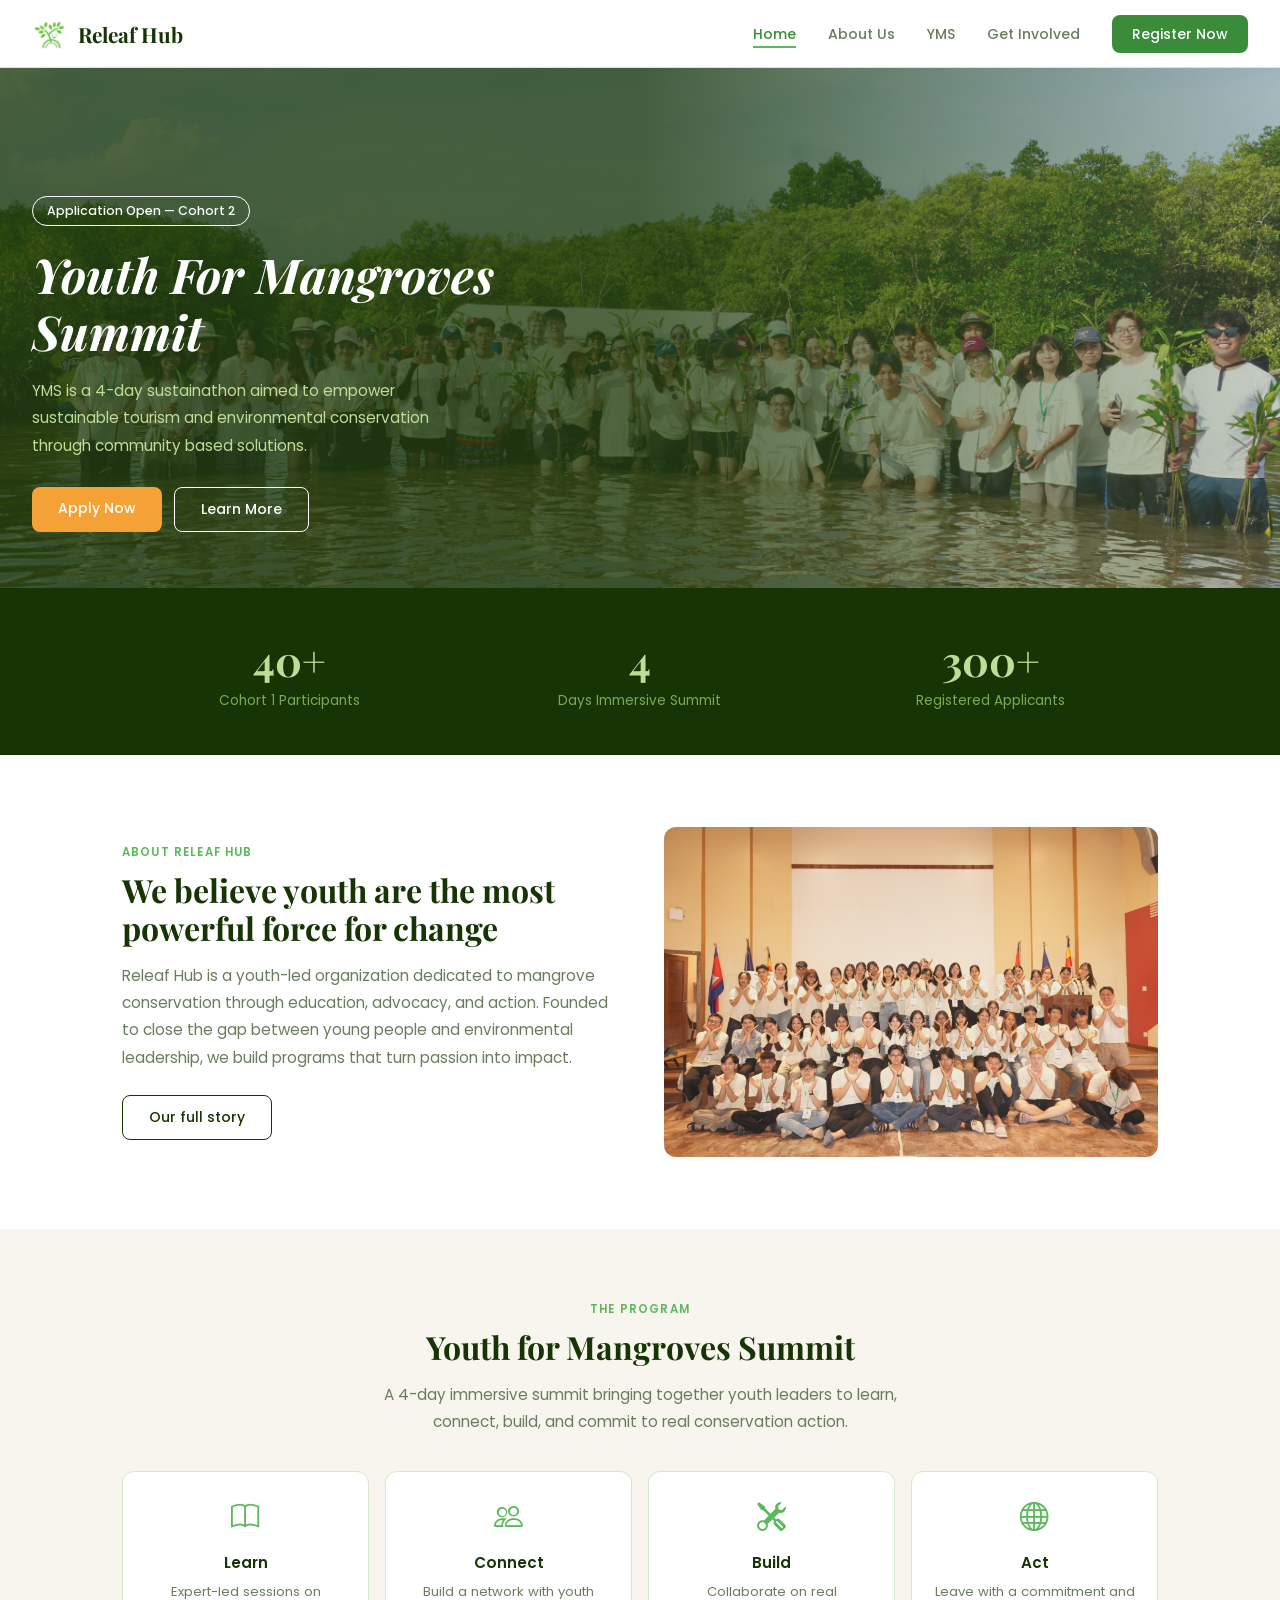
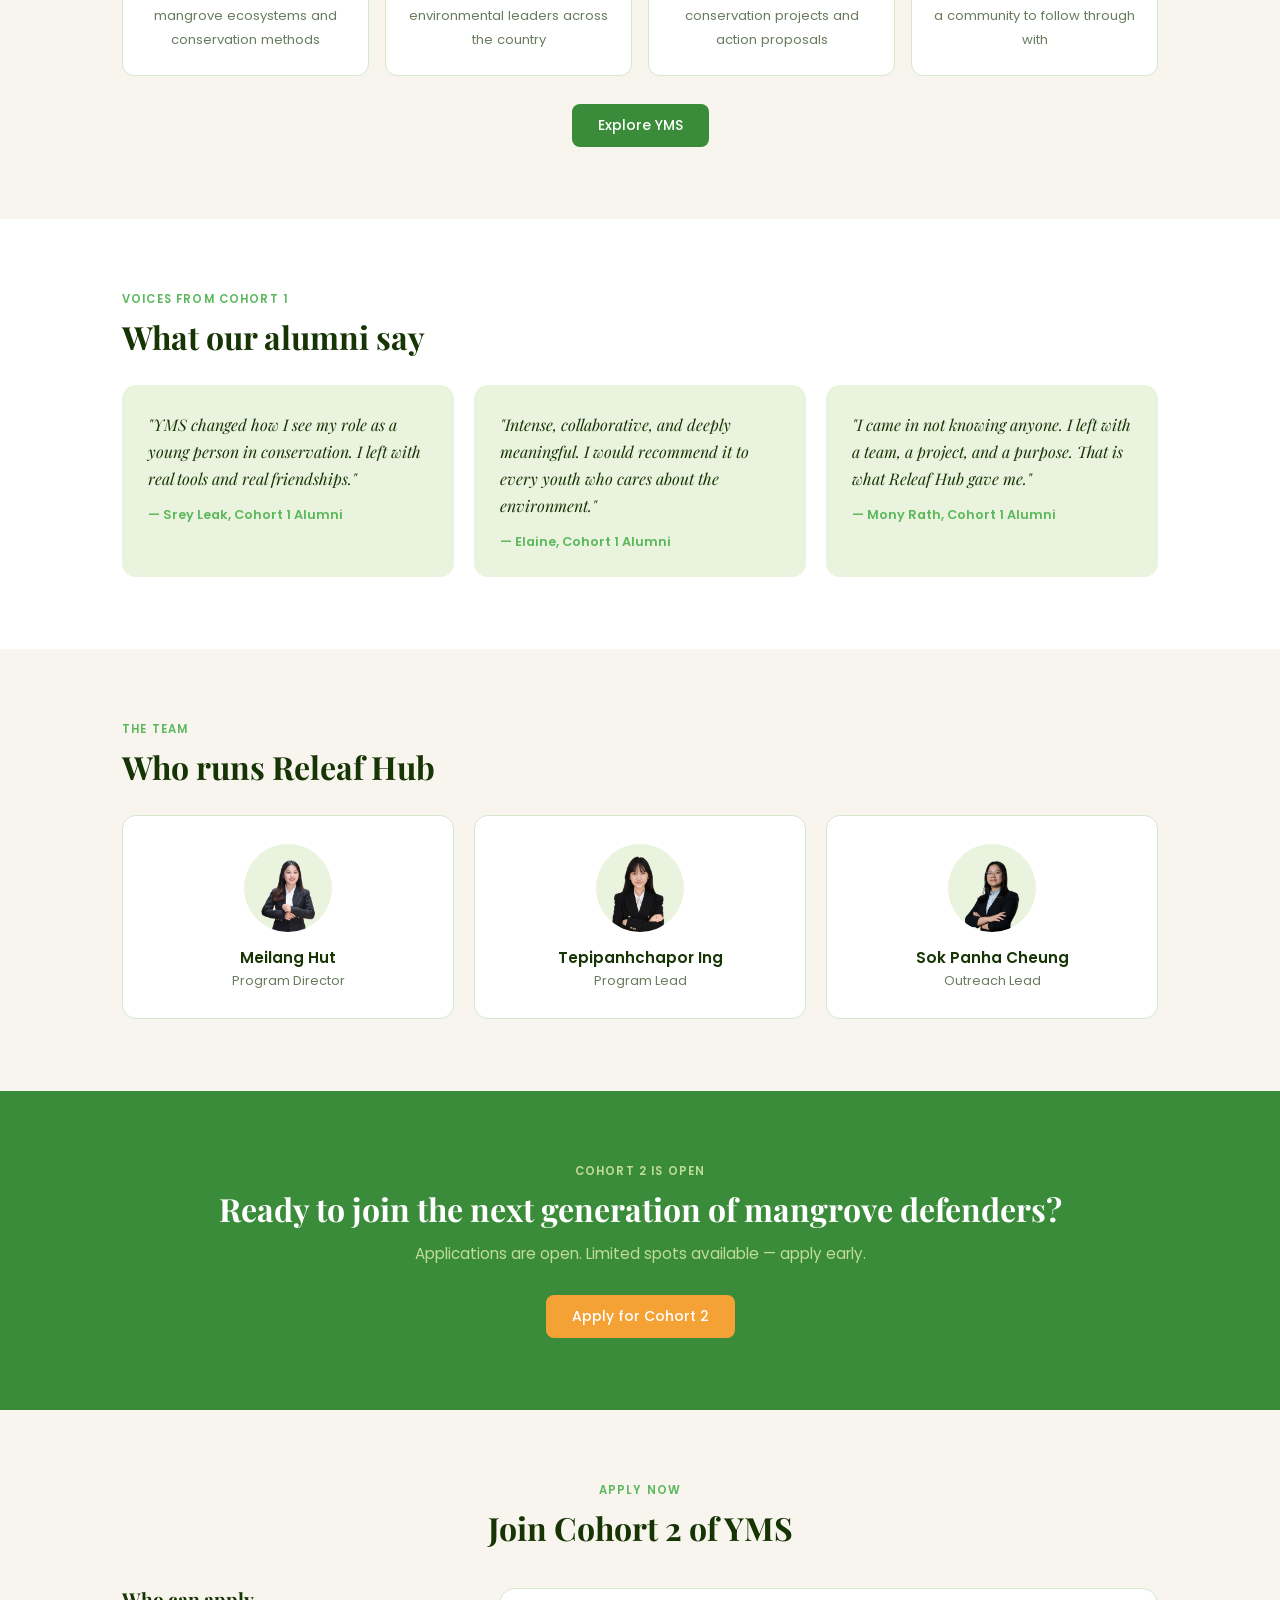
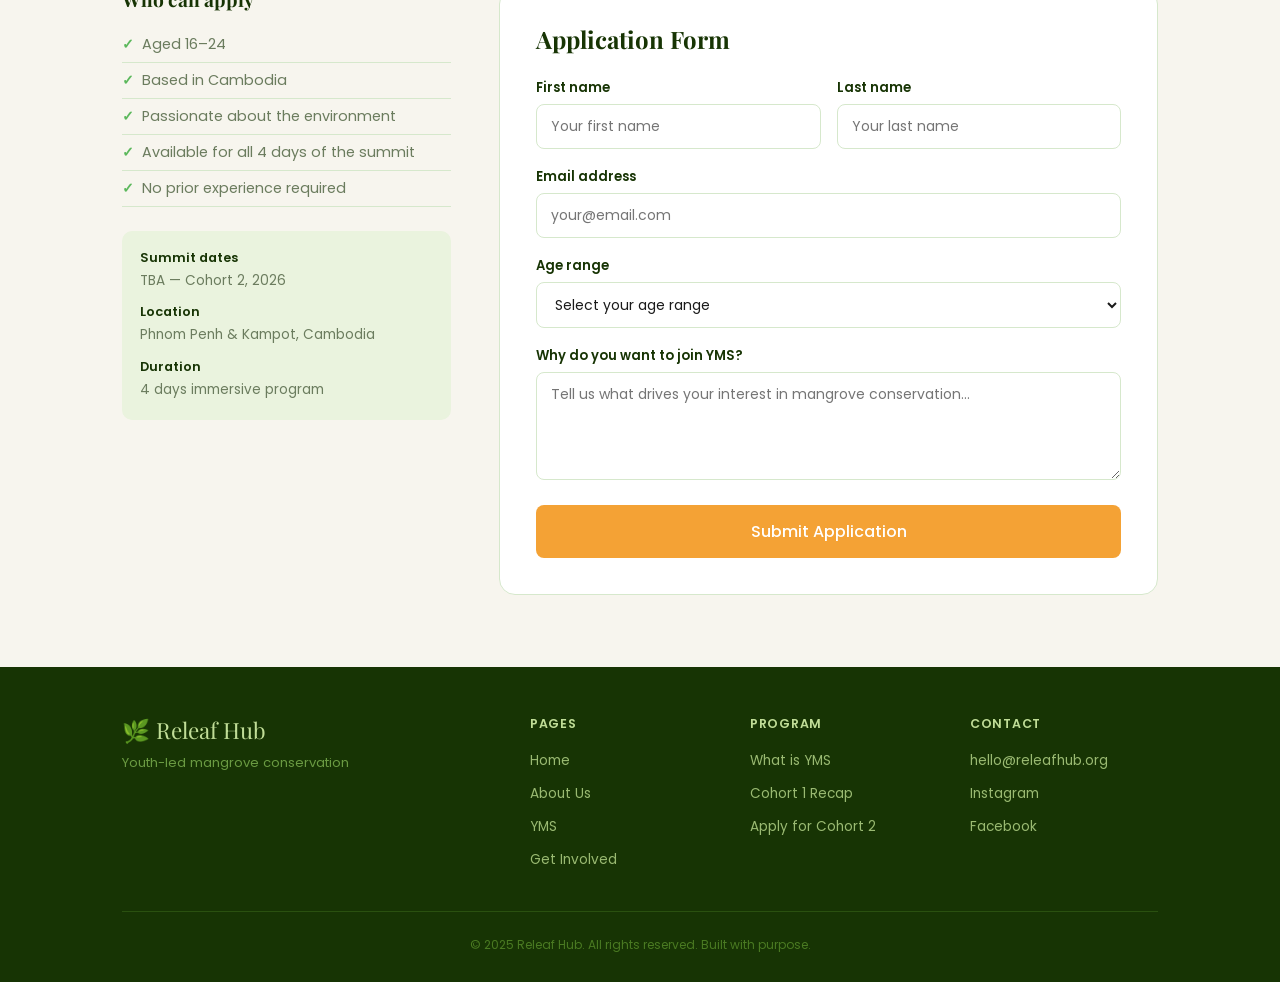
<file: index.html>
<!DOCTYPE html>
<html lang="en">
<head>
  <meta charset="UTF-8"/>
  <meta name="viewport" content="width=device-width, initial-scale=1.0"/>
  <title>Releaf Hub — Home</title>
  <meta name="description" content="Releaf Hub is a youth-led organization dedicated to mangrove conservation through the Youth for Mangroves Summit."/>
  <link href="https://fonts.googleapis.com/css2?family=Playfair+Display:ital,wght@0,400;0,700;1,400;1,700&family=Poppins:wght@300;400;500;600&display=swap" rel="stylesheet"/>
  <link rel="stylesheet" href="https://cdn.jsdelivr.net/npm/bootstrap-icons@1.11.0/font/bootstrap-icons.css"/>
  <link rel="stylesheet" href="style.css"/>
  <link rel="icon" type="image/x-icon" href="favicon.ico"/>
  
</head>
<body>

<!-- NAVBAR -->
<nav class="navbar">
  <a href="index.html" class="nav-logo">
    <img src="images/releafhubweblogo.png" alt="Releaf Hub logo"/>
    Releaf Hub
  </a>
  <ul class="nav-links">
    <li><a href="index.html" class="active">Home</a></li>
    <li><a href="about.html">About Us</a></li>
    <li><a href="yms.html">YMS</a></li>
    <li><a href="getinvolved.html">Get Involved</a></li>
    <li><a href="index.html#register" class="nav-cta">Register Now</a></li>
  </ul>
  <div class="nav-toggle" aria-label="Open menu">
    <span></span><span></span><span></span>
  </div>
</nav>

<!-- HERO -->
<section class="hero">
  <div class="hero-bg">
    <img src="images/SOC Individual Website.png" alt="YMS Cohort 1 group photo" loading="lazy"/>
  </div>
  <div class="hero-overlay"></div>
  <div class="hero-content">
    <div class="hero-badge">Application Open — Cohort 2</div>
    <h1>Youth For Mangroves Summit</h1>
    <p>YMS is a 4-day sustainathon aimed to empower sustainable tourism and environmental conservation through community based solutions.</p>
    <div class="hero-btns">
      <a href="#register" class="btn btn-amber">Apply Now</a>
      <a href="yms.html" class="btn btn-outline-white">Learn More</a>
    </div>
  </div>
</section>

<!-- STATS -->
<div class="stats-band">
  <div class="container">
    <div class="stats-grid">
      <div><div class="stat-num">40+</div><div class="stat-label">Cohort 1 Participants</div></div>
      <div><div class="stat-num">4</div><div class="stat-label">Days Immersive Summit</div></div>
      <div><div class="stat-num">300+</div><div class="stat-label">Registered Applicants</div></div>
    </div>
  </div>
</div>

<!-- ABOUT SNAPSHOT -->
<section class="section bg-white">
  <div class="container">
    <div class="two-col">
      <div>
        <span class="section-label">About Releaf Hub</span>
        <h2 class="section-title">We believe youth are the most powerful force for change</h2>
        <p class="section-body" style="margin-bottom:24px">Releaf Hub is a youth-led organization dedicated to mangrove conservation through education, advocacy, and action. Founded to close the gap between young people and environmental leadership, we build programs that turn passion into impact.</p>
        <a href="about.html" class="btn btn-outline">Our full story</a>
      </div>
      <div>
        <img src="images/organization-photo-releaf.JPG" alt="Releaf Hub team" loading="lazy"/>
      </div>
    </div>
  </div>
</section>

<!-- YMS SNAPSHOT -->
<section class="section bg-cream">
  <div class="container">
    <div class="text-center" style="max-width:560px;margin:0 auto 36px">
      <span class="section-label">The program</span>
      <h2 class="section-title">Youth for Mangroves Summit</h2>
      <p>A 4-day immersive summit bringing together youth leaders to learn, connect, build, and commit to real conservation action.</p>
    </div>
    <div class="four-col">
      <div class="feature-card"><i class="bi bi-book"></i><h4>Learn</h4><p>Expert-led sessions on mangrove ecosystems and conservation methods</p></div>
      <div class="feature-card"><i class="bi bi-people"></i><h4>Connect</h4><p>Build a network with youth environmental leaders across the country</p></div>
      <div class="feature-card"><i class="bi bi-tools"></i><h4>Build</h4><p>Collaborate on real conservation projects and action proposals</p></div>
      <div class="feature-card"><i class="bi bi-globe"></i><h4>Act</h4><p>Leave with a commitment and a community to follow through with</p></div>
    </div>
    <div class="text-center" style="margin-top:28px">
      <a href="yms.html" class="btn btn-green">Explore YMS</a>
    </div>
  </div>
</section>

<!-- TESTIMONIALS -->
<section class="section bg-white">
  <div class="container">
    <span class="section-label">Voices from Cohort 1</span>
    <h2 class="section-title">What our alumni say</h2>
    <div class="three-col" style="margin-top:28px">
      <div class="testi-card">
        <p class="testi-quote">"YMS changed how I see my role as a young person in conservation. I left with real tools and real friendships."</p>
        <div class="testi-author">— Srey Leak, Cohort 1 Alumni</div>
      </div>
      <div class="testi-card">
        <p class="testi-quote">"Intense, collaborative, and deeply meaningful. I would recommend it to every youth who cares about the environment."</p>
        <div class="testi-author">— Elaine, Cohort 1 Alumni</div>
      </div>
      <div class="testi-card">
        <p class="testi-quote">"I came in not knowing anyone. I left with a team, a project, and a purpose. That is what Releaf Hub gave me."</p>
        <div class="testi-author">— Mony Rath, Cohort 1 Alumni</div>
      </div>
    </div>
  </div>
</section>

<!-- CORE TEAM -->
<section class="section bg-cream">
  <div class="container">
    <span class="section-label">The team</span>
    <h2 class="section-title">Who runs Releaf Hub</h2>
    <div class="three-col" style="margin-top:28px">
      <div class="team-card">
        <img src="images/teamphoto-meilang.png" alt="Meilang Hut" class="team-photo"/>
        <div class="team-name">Meilang Hut</div>
        <div class="team-role">Program Director</div>
      </div>
      <div class="team-card">
        <img src="images/teamphoto-tepi.png" alt="Tepipanhchapor Ing" class="team-photo"/>
        <div class="team-name">Tepipanhchapor Ing</div>
        <div class="team-role">Program Lead</div>
      </div>
      <div class="team-card">
        <img src="images/teamphoto-panha.png" alt="Sok Panha Cheung" class="team-photo"/>
        <div class="team-name">Sok Panha Cheung</div>
        <div class="team-role">Outreach Lead</div>
      </div>
    </div>
  </div>
</section>

<!-- CTA BAND -->
<div class="cta-band">
  <div class="container">
    <span class="section-label" style="color:var(--green-light)">Cohort 2 is open</span>
    <h2>Ready to join the next generation of mangrove defenders?</h2>
    <p>Applications are open. Limited spots available — apply early.</p>
    <a href="#register" class="btn btn-amber">Apply for Cohort 2</a>
  </div>
</div>

<!-- REGISTER SECTION -->
<section class="section bg-cream" id="register">
  <div class="container">
    <div class="text-center" style="margin-bottom:40px">
      <span class="section-label">Apply now</span>
      <h2 class="section-title">Join Cohort 2 of YMS</h2>
    </div>
    <div class="register-grid">

      <!-- Eligibility -->
      <div>
        <h3 style="margin-bottom:16px;font-size:1.2rem">Who can apply</h3>
        <ul class="eligibility-list">
          <li>Aged 16–24</li>
          <li>Based in Cambodia</li>
          <li>Passionate about the environment</li>
          <li>Available for all 4 days of the summit</li>
          <li>No prior experience required</li>
        </ul>
        <div class="info-box">
          <strong>Summit dates</strong>
          <p>TBA — Cohort 2, 2026</p>
          <strong>Location</strong>
          <p>Phnom Penh & Kampot, Cambodia</p>
          <strong>Duration</strong>
          <p>4 days immersive program</p>
        </div>
      </div>

      <!-- Form -->
      <div class="form-card">
        <h3>Application Form</h3>
        <div class="form-row">
          <div class="form-group">
            <label for="firstName">First name</label>
            <input type="text" id="firstName" placeholder="Your first name"/>
            <div class="invalid-msg" id="firstNameErr"></div>
          </div>
          <div class="form-group">
            <label for="lastName">Last name</label>
            <input type="text" id="lastName" placeholder="Your last name"/>
            <div class="invalid-msg" id="lastNameErr"></div>
          </div>
        </div>
        <div class="form-group">
          <label for="regEmail">Email address</label>
          <input type="email" id="regEmail" placeholder="your@email.com"/>
          <div class="invalid-msg" id="emailErr"></div>
        </div>
        <div class="form-group">
          <label for="age">Age range</label>
          <select id="age">
            <option value="">Select your age range</option>
            <option>16-18</option>
            <option>19-21</option>
            <option>22-24</option>
            <option>>24</option>
          </select>
          <div class="invalid-msg" id="ageErr"></div>
        </div>
        <div class="form-group">
          <label for="motivation">Why do you want to join YMS?</label>
          <textarea id="motivation" rows="4" placeholder="Tell us what drives your interest in mangrove conservation..."></textarea>
          <div class="invalid-msg" id="motivationErr"></div>
        </div>
        <button class="btn btn-amber" style="width:100%;font-size:1rem;padding:14px" onclick="return validateForm()">Submit Application</button>
        <div class="success-msg" id="formSuccess">🌿 Application submitted! We will be in touch soon.</div>
      </div>

    </div>
  </div>
</section>

<!-- FOOTER -->
<footer>
  <div class="container">
    <div class="footer-grid">
      <div>
        <div class="footer-logo">🌿 Releaf Hub</div>
        <div class="footer-tagline">Youth-led mangrove conservation</div>
      </div>
      <div class="footer-col">
        <h4>Pages</h4>
        <ul>
          <li><a href="index.html">Home</a></li>
          <li><a href="about.html">About Us</a></li>
          <li><a href="yms.html">YMS</a></li>
          <li><a href="getinvolved.html">Get Involved</a></li>
        </ul>
      </div>
      <div class="footer-col">
        <h4>Program</h4>
        <ul>
          <li><a href="yms.html">What is YMS</a></li>
          <li><a href="yms.html#cohort1">Cohort 1 Recap</a></li>
          <li><a href="index.html#register">Apply for Cohort 2</a></li>
        </ul>
      </div>
      <div class="footer-col">
        <h4>Contact</h4>
        <ul>
          <li><a href="mailto:hello@releafhub.org">hello@releafhub.org</a></li>
          <li><a href="https://www.instagram.com/releaf.hub/">Instagram</a></li>
          <li><a href="https://www.facebook.com/p/Releaf-Hub-61579389522795/">Facebook</a></li>
        </ul>
      </div>
    </div>
    <div class="footer-copy">© 2025 Releaf Hub. All rights reserved. Built with purpose.</div>
  </div>
</footer>

<script src="script.js"></script>
</body>
</html>
</file>
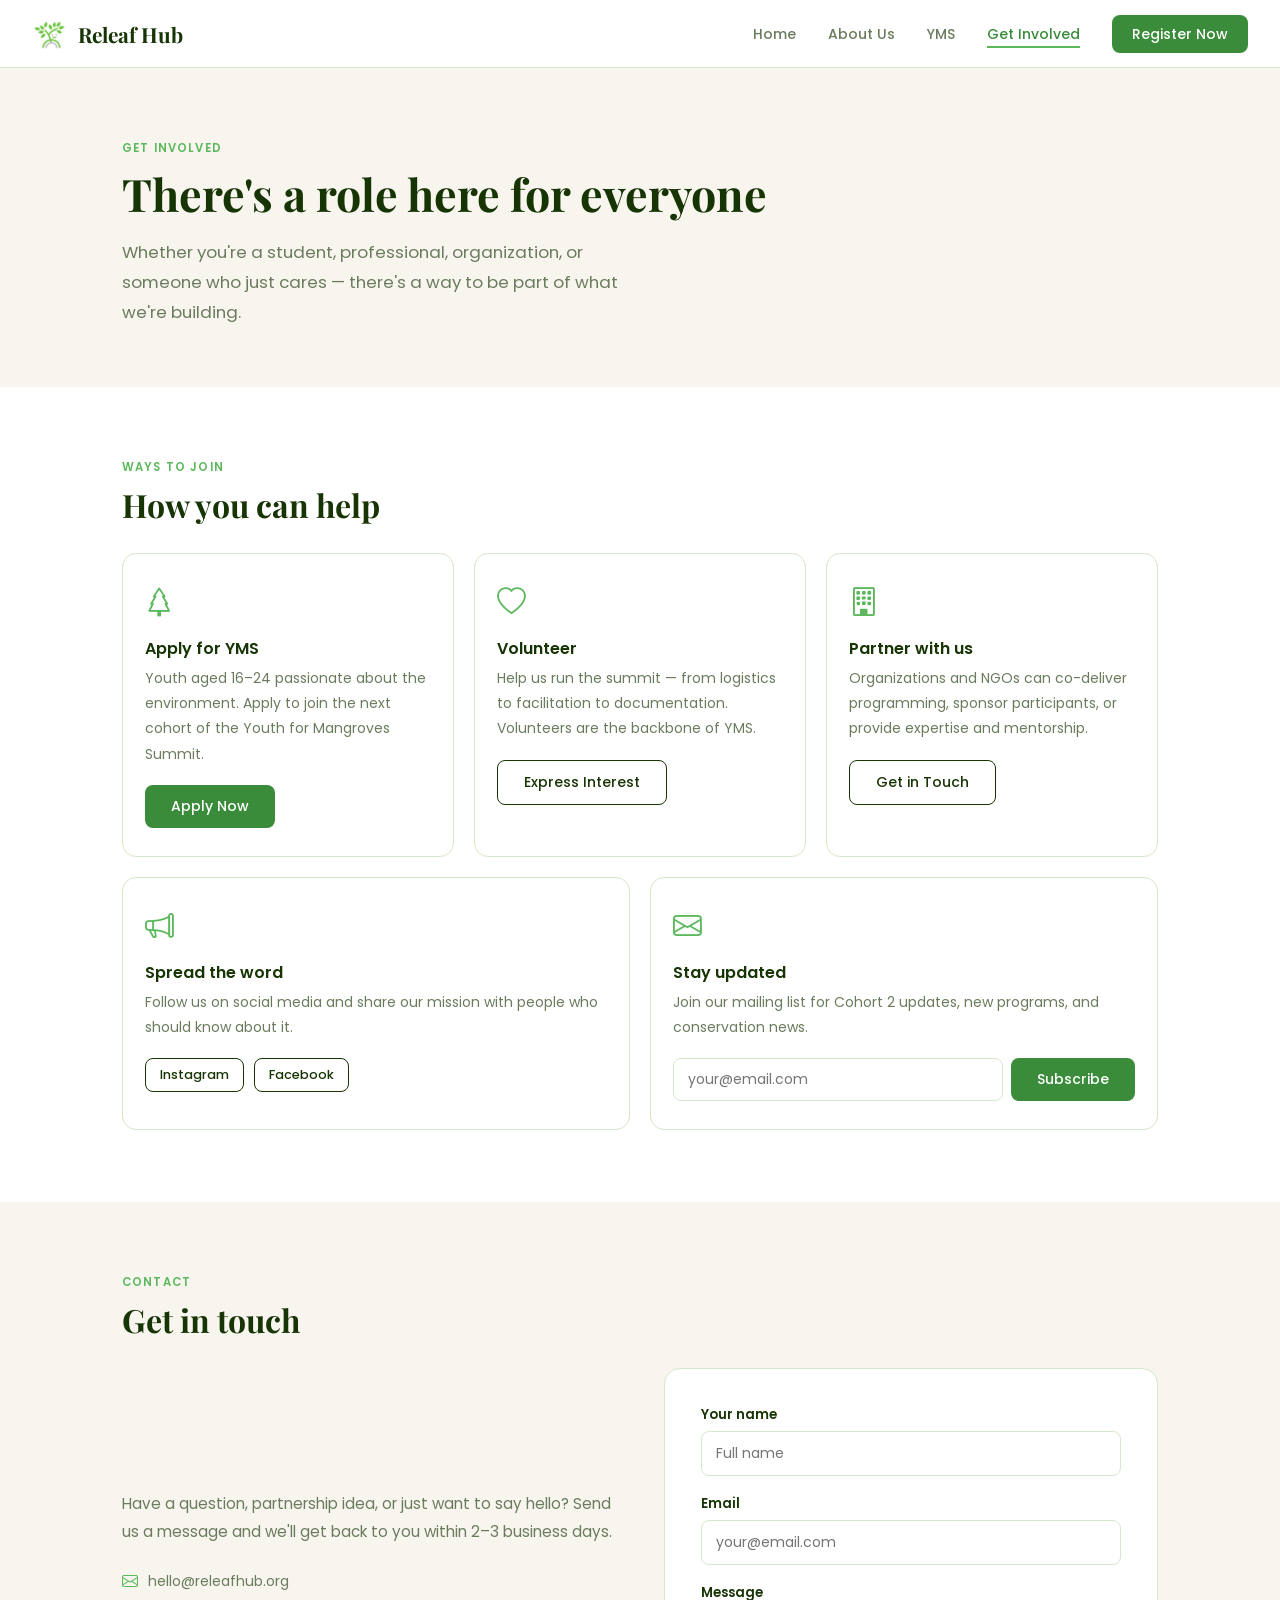
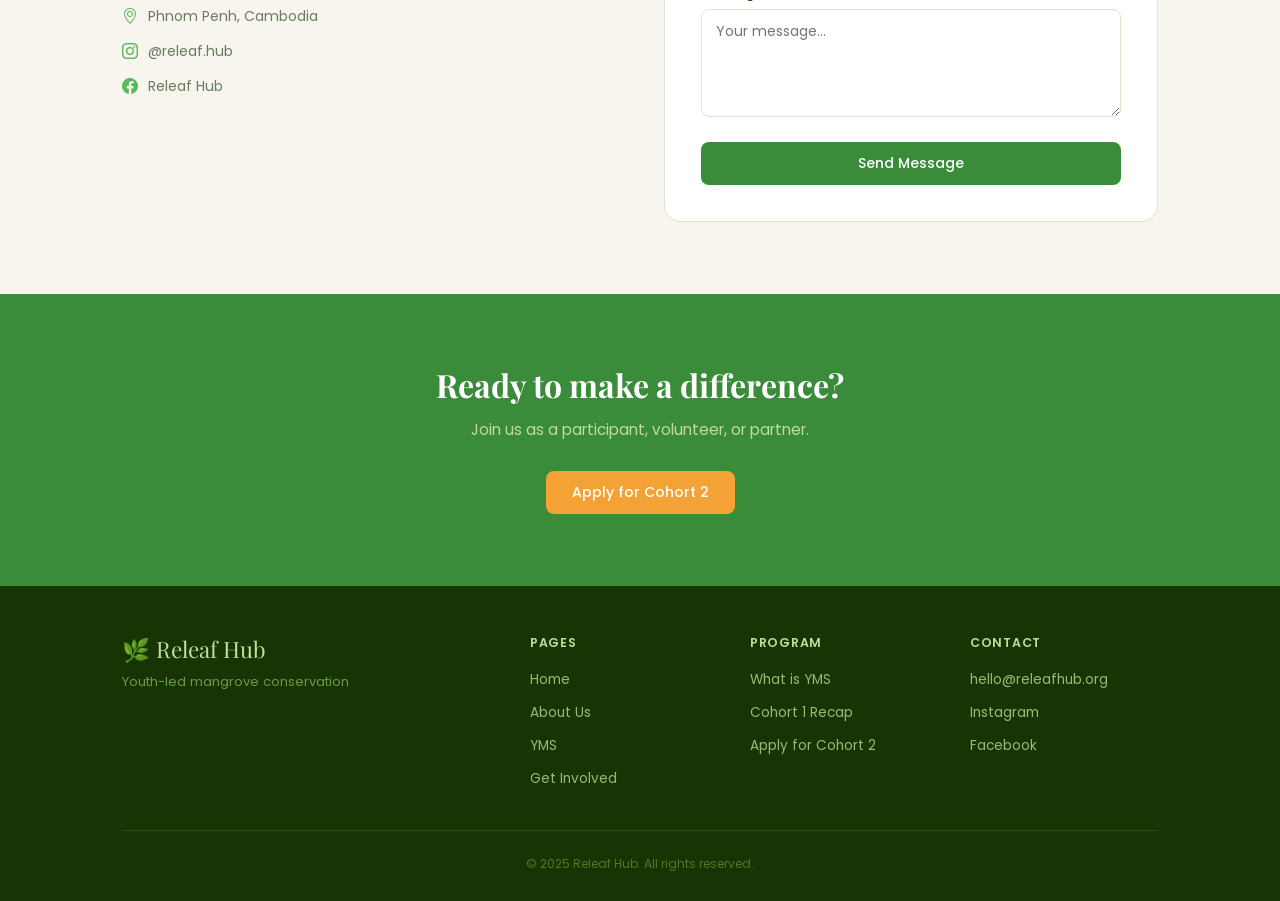
<file: getinvolved.html>
<!DOCTYPE html>
<html lang="en">
<head>
  <meta charset="UTF-8"/>
  <meta name="viewport" content="width=device-width, initial-scale=1.0"/>
  <title>Releaf Hub — Get Involved</title>
  <meta name="description" content="Get involved with Releaf Hub — apply for YMS, volunteer, partner with us, or simply spread the word about mangrove conservation."/>
  <link href="https://fonts.googleapis.com/css2?family=Playfair+Display:ital,wght@0,400;0,700;1,400;1,700&family=Poppins:wght@300;400;500;600&display=swap" rel="stylesheet"/>
  <link rel="stylesheet" href="https://cdn.jsdelivr.net/npm/bootstrap-icons@1.11.0/font/bootstrap-icons.css"/>
  <link rel="stylesheet" href="style.css"/>
</head>
<body>

<!-- NAVBAR -->
<nav class="navbar">
  <a href="index.html" class="nav-logo">
    <img src="images/releafhubweblogo.png" alt="Releaf Hub logo"/>
    Releaf Hub
  </a>
  <ul class="nav-links">
    <li><a href="index.html">Home</a></li>
    <li><a href="about.html">About Us</a></li>
    <li><a href="yms.html">YMS</a></li>
    <li><a href="getinvolved.html" class="active">Get Involved</a></li>
    <li><a href="index.html#register" class="nav-cta">Register Now</a></li>
  </ul>
  <div class="nav-toggle"><span></span><span></span><span></span></div>
</nav>

<!-- PAGE HERO -->
<div class="page-hero bg-cream">
  <div class="container">
    <span class="section-label">Get involved</span>
    <h1>There's a role here for everyone</h1>
    <p>Whether you're a student, professional, organization, or someone who just cares — there's a way to be part of what we're building.</p>
  </div>
</div>

<!-- WAYS TO JOIN -->
<section class="section bg-white">
  <div class="container">
    <span class="section-label">Ways to join</span>
    <h2 class="section-title">How you can help</h2>
    <div class="three-col" style="margin-top:28px">
      <div class="involve-card">
        <i class="bi bi-tree"></i>
        <h3>Apply for YMS</h3>
        <p>Youth aged 16–24 passionate about the environment. Apply to join the next cohort of the Youth for Mangroves Summit.</p>
        <a href="index.html#register" class="btn btn-green">Apply Now</a>
      </div>
      <div class="involve-card">
        <i class="bi bi-heart"></i>
        <h3>Volunteer</h3>
        <p>Help us run the summit — from logistics to facilitation to documentation. Volunteers are the backbone of YMS.</p>
        <a href="mailto:volunteer@releafhub.org" class="btn btn-outline">Express Interest</a>
      </div>
      <div class="involve-card">
        <i class="bi bi-building"></i>
        <h3>Partner with us</h3>
        <p>Organizations and NGOs can co-deliver programming, sponsor participants, or provide expertise and mentorship.</p>
        <a href="mailto:partner@releafhub.org" class="btn btn-outline">Get in Touch</a>
      </div>
    </div>

    <!-- SPREAD THE WORD + SUBSCRIBE -->
    <div style="display:grid;grid-template-columns:1fr 1fr;gap:20px;margin-top:20px" class="involve-grid-bottom">
      <div class="involve-card">
        <i class="bi bi-megaphone"></i>
        <h3>Spread the word</h3>
        <p>Follow us on social media and share our mission with people who should know about it.</p>
        <div style="display:flex;gap:10px;flex-wrap:wrap;margin-top:8px">
          <a href="https://www.instagram.com/releaf.hub/" class="btn btn-outline" style="font-size:0.8rem;padding:7px 14px">Instagram</a>
          <a href="https://www.facebook.com/p/Releaf-Hub-61579389522795/" class="btn btn-outline" style="font-size:0.8rem;padding:7px 14px">Facebook</a>
        </div>
      </div>
      <div class="involve-card">
        <i class="bi bi-envelope"></i>
        <h3>Stay updated</h3>
        <p>Join our mailing list for Cohort 2 updates, new programs, and conservation news.</p>
        <div style="display:flex;gap:8px;margin-top:12px">
          <input type="email" id="subscribeEmail" placeholder="your@email.com"
            style="flex:1;padding:10px 14px;border:1px solid var(--border);border-radius:8px;font-family:'Poppins',sans-serif;font-size:0.875rem;outline:none"/>
          <button id="subscribeBtn" class="btn btn-green">Subscribe</button>
        </div>
        <p id="subscribeMsg" style="font-size:0.8rem;margin-top:8px;display:none;font-family:'Poppins',sans-serif"></p>
      </div>
    </div>
  </div>
</section>

<!-- CONTACT -->
<section class="section bg-cream">
  <div class="container">
    <span class="section-label">Contact</span>
    <h2 class="section-title">Get in touch</h2>
    <div class="two-col" style="margin-top:28px">
      <div>
        <p class="section-body" style="margin-bottom:24px">Have a question, partnership idea, or just want to say hello? Send us a message and we'll get back to you within 2–3 business days.</p>
        <div class="contact-info">
          <div class="contact-row"><i class="bi bi-envelope"></i> hello@releafhub.org</div>
          <div class="contact-row"><i class="bi bi-geo-alt"></i> Phnom Penh, Cambodia</div>
          <div class="contact-row"><i class="bi bi-instagram"></i> @releaf.hub</div>
          <div class="contact-row"><i class="bi bi-facebook"></i> Releaf Hub</div>
        </div>
      </div>
      <div class="form-card">
        <div class="form-group">
          <label for="contactName">Your name</label>
          <input type="text" id="contactName" placeholder="Full name"/>
        </div>
        <div class="form-group">
          <label for="contactEmail">Email</label>
          <input type="email" id="contactEmail" placeholder="your@email.com"/>
        </div>
        <div class="form-group">
          <label for="contactMessage">Message</label>
          <textarea id="contactMessage" rows="4" placeholder="Your message..."></textarea>
        </div>
        <button id="contactSubmitBtn" class="btn btn-green" style="width:100%">Send Message</button>
        <p id="contactResponse" style="font-size:0.85rem;margin-top:10px;display:none;font-family:'Poppins',sans-serif"></p>
      </div>
    </div>
  </div>
</section>

<!-- CTA -->
<div class="cta-band">
  <div class="container">
    <h2>Ready to make a difference?</h2>
    <p>Join us as a participant, volunteer, or partner.</p>
    <a href="index.html#register" class="btn btn-amber">Apply for Cohort 2</a>
  </div>
</div>

<!-- FOOTER -->
<footer>
  <div class="container">
    <div class="footer-grid">
      <div>
        <div class="footer-logo">🌿 Releaf Hub</div>
        <div class="footer-tagline">Youth-led mangrove conservation</div>
      </div>
      <div class="footer-col">
        <h4>Pages</h4>
        <ul>
          <li><a href="index.html">Home</a></li>
          <li><a href="about.html">About Us</a></li>
          <li><a href="yms.html">YMS</a></li>
          <li><a href="getinvolved.html">Get Involved</a></li>
        </ul>
      </div>
      <div class="footer-col">
        <h4>Program</h4>
        <ul>
          <li><a href="yms.html">What is YMS</a></li>
          <li><a href="yms.html#cohort1">Cohort 1 Recap</a></li>
          <li><a href="index.html#register">Apply for Cohort 2</a></li>
        </ul>
      </div>
      <div class="footer-col">
        <h4>Contact</h4>
        <ul>
          <li><a href="mailto:hello@releafhub.org">hello@releafhub.org</a></li>
          <li><a href="https://www.instagram.com/releaf.hub/">Instagram</a></li>
          <li><a href="https://www.facebook.com/p/Releaf-Hub-61579389522795/">Facebook</a></li>
        </ul>
      </div>
    </div>
    <div class="footer-copy">© 2025 Releaf Hub. All rights reserved.</div>
  </div>
</footer>

<script src="script.js"></script>
</body>
</html>
</file>
<file: style.css>
/* ================================================
   RELEAF HUB — style.css
   Playfair Display = headings | Poppins = body
   ================================================ */

:root {
  --green-dark:  #173404;
  --green-mid:   #3A8C3A;
  --green-soft:  #5CB85C;
  --green-light: #C0DD97;
  --green-pale:  #EAF3DE;
  --cream:       #F7F5EE;
  --amber:       #F4A235;
  --text:        #1a1a1a;
  --muted:       #6B7C5E;
  --border:      #D6E8CC;
  --white:       #ffffff;
}

/* ── RESET ── */
*, *::before, *::after { box-sizing: border-box; margin: 0; padding: 0; }
html { scroll-behavior: smooth; }
body {
  font-family: 'Poppins', sans-serif;
  color: var(--text);
  background: var(--white);
}
a { text-decoration: none; color: inherit; }
ul { list-style: none; }
img { max-width: 100%; display: block; border-radius: 12px; }

/* ── TYPOGRAPHY ── */
h1, h2, h3 { font-family: 'Playfair Display', serif; color: var(--green-dark); line-height: 1.2; }
h1 { font-size: 2.8rem; }
h2 { font-size: 2rem; }
h3 { font-size: 1.3rem; }
p  { font-size: 0.95rem; color: var(--muted); line-height: 1.8; }

/* ── LAYOUT HELPERS ── */
.container { max-width: 1100px; margin: 0 auto; padding: 0 2rem; }
.section   { padding: 72px 0; }
.bg-white  { background: var(--white); }
.bg-cream  { background: var(--cream); }
.bg-pale   { background: var(--green-pale); }
.bg-dark   { background: var(--green-dark); }
.text-center { text-align: center; }

.two-col {
  display: grid;
  grid-template-columns: 1fr 1fr;
  gap: 48px;
  align-items: center;
}
.three-col { display: grid; grid-template-columns: repeat(3, 1fr); gap: 20px; }
.four-col  { display: grid; grid-template-columns: repeat(4, 1fr); gap: 16px; }

/* ── SECTION LABELS ── */
.section-label {
  font-size: 0.72rem;
  font-weight: 600;
  letter-spacing: 0.1em;
  text-transform: uppercase;
  color: var(--green-soft);
  margin-bottom: 10px;
  display: block;
}
.section-title { margin-bottom: 14px; }
.section-body  { max-width: 580px; }

/* ── BUTTONS ── */
.btn {
  display: inline-block;
  font-family: 'Poppins', sans-serif;
  font-size: 0.875rem;
  font-weight: 500;
  padding: 11px 26px;
  border-radius: 8px;
  border: none;
  cursor: pointer;
  transition: all 0.2s;
}
.btn-green        { background: var(--green-mid); color: #fff; }
.btn-green:hover  { background: var(--green-dark); color: #fff; }
.btn-amber        { background: var(--amber); color: #fff; }
.btn-amber:hover  { background: #d9881e; color: #fff; }
.btn-outline      { background: transparent; color: var(--green-dark); border: 1.5px solid var(--green-dark); }
.btn-outline:hover{ background: var(--green-pale); }
.btn-outline-white{ background: transparent; color: #fff; border: 1.5px solid #fff; }
.btn-outline-white:hover { background: rgba(255,255,255,0.1); }
.btn-white        { background: #fff; color: var(--green-mid); }
.btn-white:hover  { background: var(--green-pale); }

/* ── NAVBAR ── */
.navbar {
  position: sticky; top: 0; z-index: 1000;
  background: var(--white);
  border-bottom: 1px solid var(--border);
  padding: 0 2rem;
  height: 68px;
  display: flex;
  align-items: center;
  justify-content: space-between;
}
.nav-logo {
  display: flex; align-items: center; gap: 10px;
  font-family: 'Playfair Display', serif;
  font-size: 1.3rem; font-weight: 700;
  color: var(--green-dark);
}
.nav-logo img { width: 36px; height: 36px; object-fit: contain; border-radius: 0; }
.nav-links { display: flex; align-items: center; gap: 2rem; }
.nav-links a {
  font-size: 0.875rem; color: var(--muted);
  font-weight: 500; transition: color 0.2s;
}
.nav-links a:hover { color: var(--green-mid); }
.nav-links a.active { color: var(--green-mid); border-bottom: 2px solid var(--green-soft); padding-bottom: 2px; }
.nav-cta {
  background: var(--green-mid) !important;
  color: #fff !important;
  padding: 9px 20px;
  border-radius: 8px;
  font-weight: 600;
  border-bottom: none !important;
}
.nav-cta:hover { background: var(--green-dark) !important; }
.nav-toggle { display: none; flex-direction: column; gap: 5px; cursor: pointer; }
.nav-toggle span { display: block; width: 24px; height: 2px; background: var(--green-dark); border-radius: 2px; transition: all 0.3s; }

/* ── PLACEHOLDER IMAGES ── */
.img-ph {
  background: var(--green-light);
  border-radius: 12px;
  display: flex; align-items: center; justify-content: center;
  font-size: 0.8rem; color: var(--green-dark);
  font-weight: 500; text-align: center; padding: 12px;
}
.img-ph.round { border-radius: 50%; }

/* ── HERO (home) ── */
.hero {
  position: relative;
  min-height: 520px;
  display: flex; align-items: flex-end; overflow: hidden;
}
.hero-bg {
  position: absolute; inset: 0;
  background: var(--green-light);
  display: flex; align-items: center; justify-content: center;
}
.hero-bg img { width: 100%; height: 100%; object-fit: cover; border-radius: 0; }
.hero-overlay {
  position: absolute; inset: 0;
  background: linear-gradient(to right, rgba(23,52,4,0.75) 50%, rgba(23,52,4,0.2));
}
.hero-content {
  position: relative; z-index: 2;
  padding: 60px 2rem 56px; max-width: 600px;
}
.hero-badge {
  display: inline-block;
  border: 1.5px solid #fff; color: #fff;
  font-size: 0.78rem; font-weight: 500;
  padding: 5px 14px; border-radius: 99px; margin-bottom: 20px;
}
.hero-content h1 { color: #fff; font-size: 3rem; margin-bottom: 16px; font-style: italic; }
.hero-content p  { color: var(--green-light); max-width: 440px; margin-bottom: 28px; }
.hero-btns { display: flex; gap: 12px; flex-wrap: wrap; }

/* ── STATS BAND ── */
.stats-band { background: var(--green-dark); padding: 44px 0; }
.stats-grid {
  display: grid; grid-template-columns: repeat(3, 1fr);
  gap: 16px; text-align: center;
}
.stat-num { font-family: 'Playfair Display', serif; font-size: 2.6rem; color: var(--green-light); font-weight: 700; }
.stat-label { font-size: 0.85rem; color: #7aaa52; margin-top: 4px; }

/* ── FEATURE CARDS ── */
.feature-card {
  background: var(--white); border: 1px solid var(--border);
  border-radius: 12px; padding: 24px 18px; text-align: center;
}
.feature-card i    { font-size: 1.8rem; color: var(--green-soft); margin-bottom: 12px; display: block; }
.feature-card h4   { font-family: 'Poppins', sans-serif; font-size: 0.95rem; font-weight: 600; color: var(--green-dark); margin-bottom: 6px; }
.feature-card p    { font-size: 0.82rem; }

/* ── TESTIMONIALS ── */
.testi-card { background: var(--green-pale); border-radius: 14px; padding: 26px; }
.testi-quote { font-family: 'Playfair Display', serif; font-size: 1rem; font-style: italic; color: var(--green-dark); line-height: 1.7; margin-bottom: 14px; }
.testi-author { font-size: 0.8rem; font-weight: 600; color: var(--green-soft); }

/* ── TEAM CARDS ── */
.team-card { background: var(--white); border: 1px solid var(--border); border-radius: 14px; padding: 28px 20px; text-align: center; }
.team-photo { width: 88px; height: 88px; border-radius: 50%; margin: 0 auto 14px; }
.team-name  { font-family: 'Poppins', sans-serif; font-size: 0.95rem; font-weight: 600; color: var(--green-dark); }
.team-role  { font-size: 0.8rem; color: var(--muted); margin-top: 3px; }

/* ── CTA BAND ── */
.cta-band { background: var(--green-mid); padding: 72px 0; text-align: center; }
.cta-band h2 { color: #fff; margin-bottom: 12px; }
.cta-band p  { color: var(--green-light); margin-bottom: 28px; }

/* ── PAGE HERO ── */
.page-hero { padding: 72px 0 60px; }
.page-hero h1 { margin-bottom: 16px; }
.page-hero p  { font-size: 1.05rem; max-width: 520px; }

/* ── VALUE CARDS ── */
.value-grid { display: grid; grid-template-columns: 1fr 1fr; gap: 12px; margin-top: 24px; }
.value-card {
  border-left: 3px solid var(--green-soft);
  padding: 14px 16px; background: var(--green-pale);
  border-radius: 0 8px 8px 0;
}
.value-card h4 { font-family: 'Poppins', sans-serif; font-size: 0.9rem; font-weight: 600; color: var(--green-dark); margin-bottom: 4px; }
.value-card p  { font-size: 0.82rem; }

/* ── PHASE CARDS (YMS) ── */
.phase-card {
  background: var(--white); border: 1px solid var(--border);
  border-radius: 12px; padding: 20px; position: relative;
}
.phase-num { font-family: 'Playfair Display', serif; font-size: 2rem; color: var(--green-light); position: absolute; top: 14px; right: 16px; }
.phase-card h4 { font-family: 'Poppins', sans-serif; font-size: 0.9rem; font-weight: 600; color: var(--green-dark); margin-bottom: 6px; }
.phase-card p  { font-size: 0.82rem; line-height: 1.6; }

/* ── GALLERY ── */
.gallery-grid { display: grid; grid-template-columns: repeat(3, 1fr); gap: 12px; margin-top: 28px; }

/* ── INVOLVE CARDS ── */
.involve-card { background: var(--white); border: 1px solid var(--border); border-radius: 14px; padding: 28px 22px; }
.involve-card i  { font-size: 1.8rem; color: var(--green-soft); margin-bottom: 14px; display: block; }
.involve-card h3 { font-family: 'Poppins', sans-serif; font-size: 1rem; font-weight: 600; color: var(--green-dark); margin-bottom: 8px; }
.involve-card p  { font-size: 0.875rem; margin-bottom: 18px; }

/* ── CONTACT ── */
.contact-info { display: flex; flex-direction: column; gap: 10px; margin-top: 16px; }
.contact-row  { display: flex; align-items: center; gap: 10px; font-size: 0.875rem; color: var(--muted); }
.contact-row i { color: var(--green-soft); font-size: 1rem; }

/* ── REGISTER FORM ── */
.register-grid { display: grid; grid-template-columns: 1fr 2fr; gap: 48px; align-items: start; }
.eligibility-list li {
  font-size: 0.9rem; color: var(--muted);
  padding: 7px 0; border-bottom: 1px solid var(--border);
  display: flex; align-items: center; gap: 8px;
}
.eligibility-list li::before { content: '✓'; color: var(--green-soft); font-weight: 700; }
.info-box { background: var(--green-pale); border-radius: 10px; padding: 18px; margin-top: 24px; }
.info-box strong { font-size: 0.8rem; color: var(--green-dark); font-weight: 600; display: block; margin-top: 10px; }
.info-box strong:first-child { margin-top: 0; }
.info-box p { font-size: 0.85rem; margin-top: 2px; }

/* ── FORM CARD ── */
.form-card { background: var(--white); border: 1px solid var(--border); border-radius: 16px; padding: 36px; }
.form-card h3 { font-family: 'Playfair Display', serif; font-size: 1.5rem; color: var(--green-dark); margin-bottom: 24px; }
.form-row { display: grid; grid-template-columns: 1fr 1fr; gap: 16px; }
.form-group { margin-bottom: 18px; }
.form-group label { display: block; font-size: 0.82rem; font-weight: 600; color: var(--green-dark); margin-bottom: 6px; }
.form-group input,
.form-group select,
.form-group textarea {
  width: 100%; padding: 11px 14px;
  border: 1px solid var(--border); border-radius: 8px;
  font-family: 'Poppins', sans-serif; font-size: 0.875rem;
  color: var(--text); background: var(--white);
  transition: border-color 0.2s; outline: none;
}
.form-group input:focus,
.form-group select:focus,
.form-group textarea:focus { border-color: var(--green-mid); }
.form-group input.is-invalid,
.form-group select.is-invalid,
.form-group textarea.is-invalid { border-color: #dc3545; background: #fff8f8; }
.invalid-msg { font-size: 0.78rem; color: #dc3545; margin-top: 4px; display: none; }
.invalid-msg.show { display: block; }
.success-msg { display: none; background: var(--green-pale); border-radius: 10px; padding: 16px; text-align: center; font-size: 0.9rem; color: var(--green-dark); margin-top: 16px; }
.success-msg.show { display: block; }

/* ── YMS HERO ── */
.yms-hero { background: var(--green-dark); padding: 72px 0 60px; }
.yms-hero .section-label { color: #639922; }
.yms-hero h1 { color: var(--green-light); }
.yms-hero p  { color: #7aaa52; max-width: 520px; margin-top: 12px; }

/* ── FOOTER ── */
footer { background: var(--green-dark); padding: 48px 0 28px; }
.footer-grid {
  display: grid; grid-template-columns: 2fr 1fr 1fr 1fr;
  gap: 32px; padding-bottom: 32px;
  border-bottom: 1px solid #2a5010;
}
.footer-logo    { font-family: 'Playfair Display', serif; font-size: 1.4rem; color: var(--green-light); margin-bottom: 8px; }
.footer-tagline { font-size: 0.82rem; color: #6a9a42; }
.footer-col h4  { font-size: 0.78rem; font-weight: 600; color: var(--green-light); letter-spacing: 0.06em; text-transform: uppercase; margin-bottom: 14px; }
.footer-col li  { margin-bottom: 8px; }
.footer-col a   { font-size: 0.85rem; color: #9aba72; transition: color 0.2s; }
.footer-col a:hover { color: var(--green-light); }
.footer-copy    { text-align: center; font-size: 0.75rem; color: #4a7a22; margin-top: 24px; }

/* ── RESPONSIVE ── */
@media (max-width: 900px) {
  h1 { font-size: 2.2rem; }
  .four-col  { grid-template-columns: repeat(2, 1fr); }
  .footer-grid { grid-template-columns: 1fr 1fr; }
  .register-grid,
  .two-col { grid-template-columns: 1fr; }
}
@media (max-width: 640px) {
  .navbar { padding: 0 1rem; }
  .nav-links { display: none; }
  .nav-toggle { display: flex; }
  .nav-links.open {
    display: flex; flex-direction: column;
    position: absolute; top: 68px; left: 0; right: 0;
    background: var(--white); padding: 16px 1.5rem 20px;
    border-bottom: 1px solid var(--border); gap: 14px; z-index: 999;
  }
  .section { padding: 48px 0; }
  .hero-content h1 { font-size: 2rem; }
  .three-col, .involve-grid-bottom { grid-template-columns: 1fr; }
  .gallery-grid { grid-template-columns: repeat(2, 1fr); }
  .form-row { grid-template-columns: 1fr; }
  .footer-grid { grid-template-columns: 1fr; }
}
</file>
